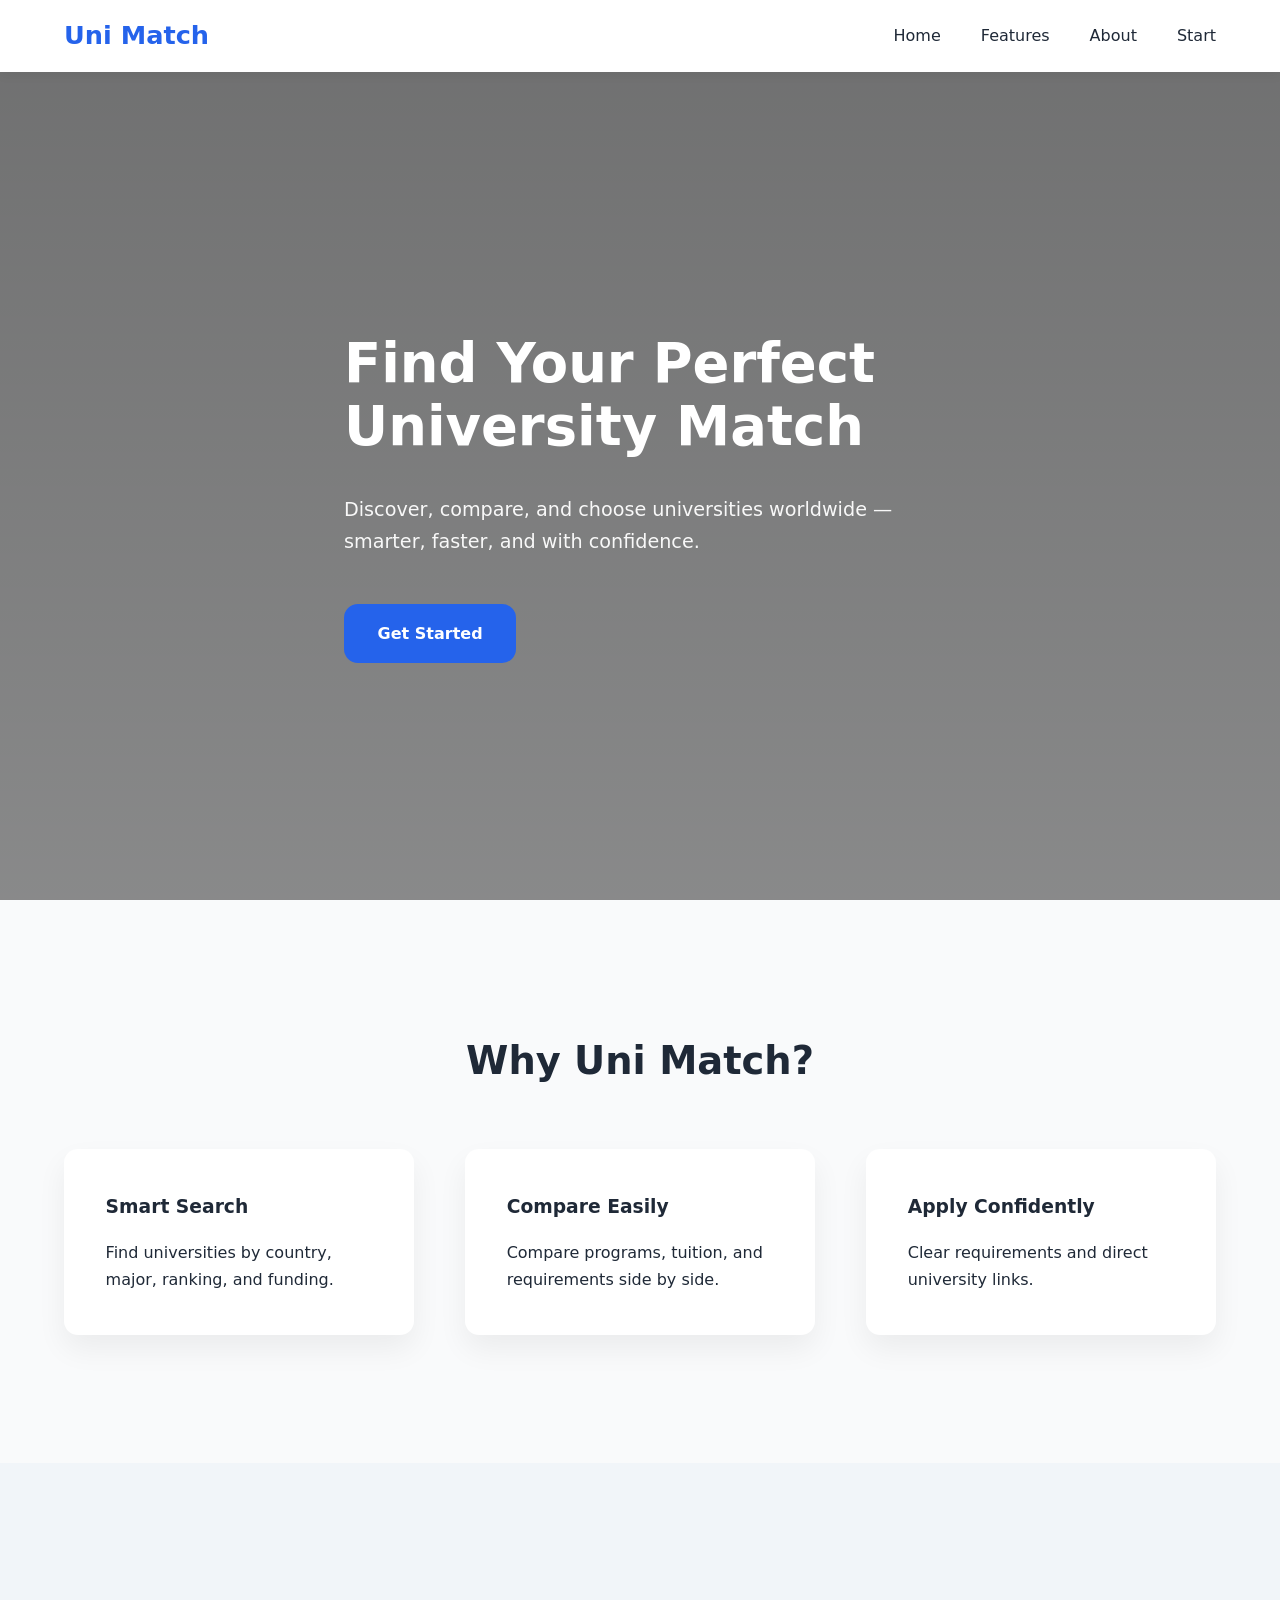
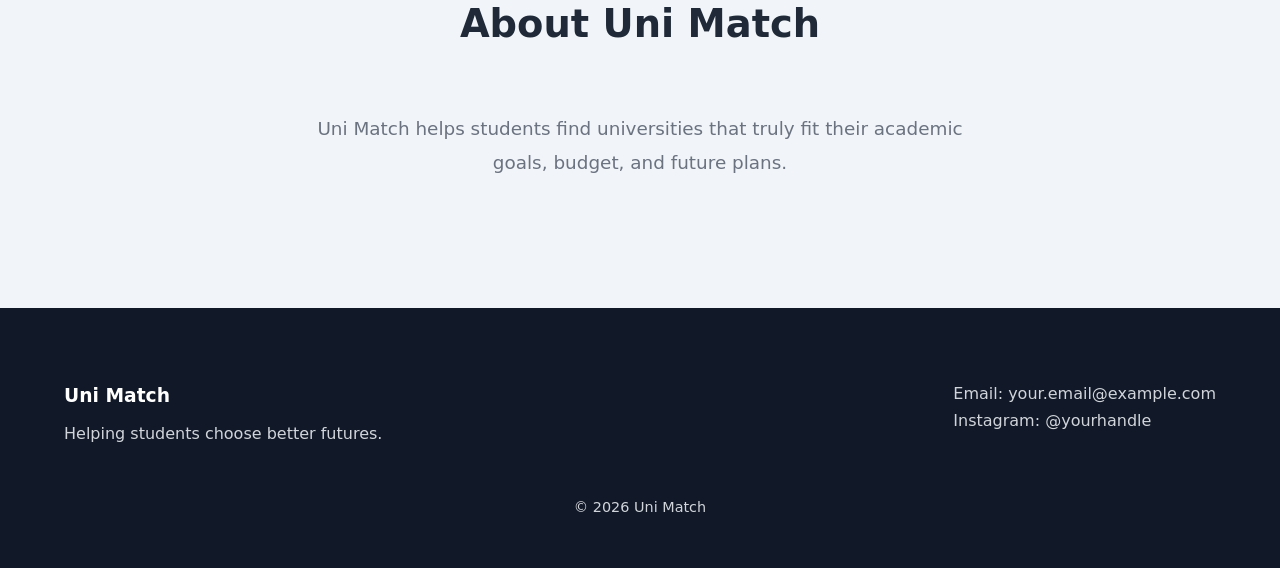
<file: index.html>
<!DOCTYPE html>
<html lang="en">
<head>
    <meta charset="UTF-8" />
    <meta name="viewport" content="width=device-width, initial-scale=1.0" />
    <title>Uni Match</title>
    <link rel="stylesheet" href="css/style.css" />
</head>
<body>

<header class="site-header">
    <nav class="nav container">
        <div class="logo">Uni Match</div>

        <button class="menu-toggle" aria-label="Toggle menu">☰</button>

        <ul class="nav-links">
            <li><a href="#hero">Home</a></li>
            <li><a href="#features">Features</a></li>
            <li><a href="#about">About</a></li>
            <li><a href="universities.html" class="nav-cta">Start</a></li>
        </ul>
    </nav>
</header>

<main>
<section id="hero" class="hero">
    <div class="container hero-content">
        <h1>Find Your Perfect University Match</h1>
        <p>
            Discover, compare, and choose universities worldwide —
            smarter, faster, and with confidence.
        </p>
        <a href="universities.html" class="btn-primary">Get Started</a>
    </div>
</section>

<!-- FEATURES -->
<section id="features" class="section">
    <div class="container">
        <h2 class="section-title">Why Uni Match?</h2>

        <div class="features-grid">
            <div class="feature-card">
                <h3>Smart Search</h3>
                <p>Find universities by country, major, ranking, and funding.</p>
            </div>

            <div class="feature-card">
                <h3>Compare Easily</h3>
                <p>Compare programs, tuition, and requirements side by side.</p>
            </div>

            <div class="feature-card">
                <h3>Apply Confidently</h3>
                <p>Clear requirements and direct university links.</p>
            </div>
        </div>
    </div>
</section>

<!-- ABOUT -->
<section id="about" class="section section-soft">
    <div class="container narrow">
        <h2 class="section-title">About Uni Match</h2>
        <p class="section-text">
            Uni Match helps students find universities that truly fit their
            academic goals, budget, and future plans.
        </p>
    </div>
</section>

</main>

<!-- FOOTER -->
<footer class="footer">
    <div class="container footer-grid">
        <div>
            <h3>Uni Match</h3>
            <p>Helping students choose better futures.</p>
        </div>

        <div>
            <p>Email: your.email@example.com</p>
            <p>Instagram: @yourhandle</p>
        </div>
    </div>

    <p class="copyright">© 2026 Uni Match</p>
</footer>

<script src="js/menu_block.js"></script>

</body>
</html>
</file>
<file: css/style.css>
:root {
    --primary: #2563eb;
    --bg-main: #f9fafb;
    --bg-white: #ffffff;
    --bg-soft: #f1f5f9;
    --text-main: #1f2937;
    --text-muted: #6b7280;
    --radius: 14px;
}

/* =========================
   RESET
   ========================= */
* {
    margin: 0;
    padding: 0;
    box-sizing: border-box;
}

body {
    font-family: system-ui, -apple-system, BlinkMacSystemFont, sans-serif;
    background: var(--bg-main);
    color: var(--text-main);
    line-height: 1.7;
}

/* =========================
   GLOBAL LAYOUT
   ========================= */
.container {
    max-width: 1200px;
    margin: auto;
    padding: 0 1.5rem;
}

.container.narrow {
    max-width: 720px;
}

/* =========================
   SECTIONS
   ========================= */
.section {
    padding: 8rem 0;
}

.section-soft {
    background: var(--bg-soft);
}

.section-title {
    text-align: center;
    font-size: 2.4rem;
    margin-bottom: 3.5rem;
}

.section-text {
    text-align: center;
    color: var(--text-muted);
    font-size: 1.15rem;
    line-height: 1.85;
}

/* =========================
   HEADER / NAV
   ========================= */
.site-header {
    position: sticky;
    top: 0;
    background: white;
    box-shadow: 0 2px 12px rgba(0,0,0,.06);
    z-index: 100;
}

.nav {
    display: flex;
    align-items: center;
    justify-content: space-between;
    height: 72px;
}

.logo {
    font-weight: 700;
    font-size: 1.6rem;
    color: var(--primary);
}

/* NAV LINKS */
.nav-links {
    display: flex;
    list-style: none;
    gap: 2.5rem;
}

.nav-links a {
    text-decoration: none;
    color: var(--text-main);
    font-weight: 500;
}

.nav-cta {
    color: var(--primary);
    font-weight: 600;
}

/* =========================
   MENU TOGGLE
   ========================= */
.menu-toggle {
    display: none;
    font-size: 2rem;
    background: none;
    border: none;
    cursor: pointer;
    color: var(--text-main);
    z-index: 1100;
}

/* =========================
   HERO
   ========================= */
.hero {
    min-height: calc(100vh - 72px);
    background:
        linear-gradient(rgba(0,0,0,.55), rgba(0,0,0,.45)),
        url("https://images.unsplash.com/photo-1503676260728-1c00da094a0b?auto=format&fit=max&w=2400&q=90");
    background-size: cover;
    background-position: center;
    color: white;
    display: flex;
    align-items: center;
}

.hero-content {
    max-width: 640px;
    padding-top: 1.5rem;
}

.hero h1 {
    font-size: 3.4rem;
    line-height: 1.15;
    margin-bottom: 2.2rem;
}

.hero p {
    font-size: 1.2rem;
    margin-bottom: 2.8rem;
    opacity: 0.95;
}

/* =========================
   BUTTON
   ========================= */
.btn-primary {
    display: inline-block;
    padding: 1rem 2.1rem;
    background: var(--primary);
    color: white;
    border-radius: var(--radius);
    text-decoration: none;
    font-weight: 600;
}

/* =========================
   FEATURES
   ========================= */
.features-grid {
    display: grid;
    grid-template-columns: repeat(auto-fit, minmax(260px, 1fr));
    gap: 3.2rem;
}

.feature-card {
    background: white;
    padding: 2.6rem;
    border-radius: var(--radius);
    box-shadow: 0 14px 30px rgba(0,0,0,.06);
}

.feature-card h3 {
    margin-bottom: 1rem;
}

/* =========================
   FOOTER
   ========================= */
.footer {
    background: #111827;
    color: #d1d5db;
    padding: 4.5rem 0 3rem;
}

.footer-grid {
    display: flex;
    justify-content: space-between;
    gap: 3rem;
    flex-wrap: wrap;
}

.footer h3 {
    color: white;
    margin-bottom: 0.5rem;
}

.copyright {
    text-align: center;
    margin-top: 3rem;
    font-size: 0.9rem;
}

/* =========================
   MOBILE NAV
   ========================= */
@media (max-width: 768px) {
    .menu-toggle {
        display: block;
    }

    .nav-links {
        position: fixed;
        inset: 0;
        background: white;
        flex-direction: column;
        align-items: center;
        justify-content: center;
        gap: 2rem;

        transform: translateX(100%);
        transition: transform .35s ease;

        z-index: 1000;
        pointer-events: none;
    }

    .nav-links.active {
        transform: translateX(0);
        pointer-events: auto;
    }

    .section {
        padding: 6rem 0;
    }

    .hero h1 {
        font-size: 2.5rem;
    }
}

/* =========================
   BODY LOCK
   ========================= */
body.menu-open {
    overflow: hidden;
}
</file>
